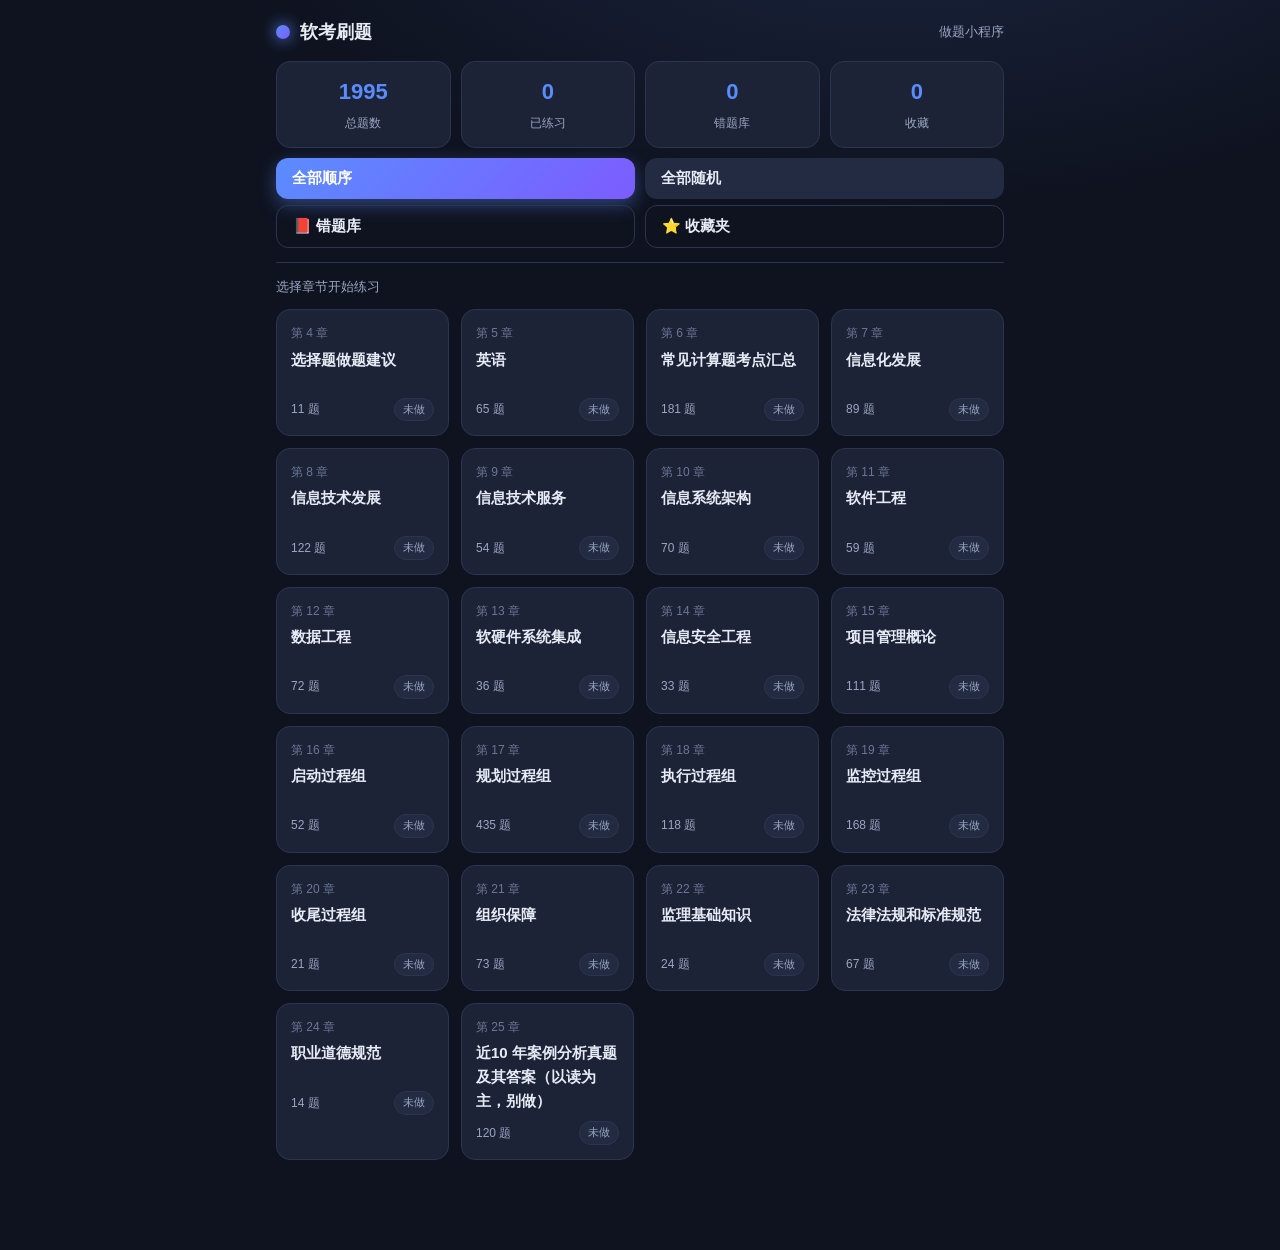
<file: quiz/index.html>
<!DOCTYPE html>
<html lang="zh-CN">
<head>
<meta charset="UTF-8" />
<meta name="viewport" content="width=device-width, initial-scale=1, maximum-scale=1, user-scalable=no" />
<title>软考做题小程序</title>
<link rel="stylesheet" href="styles.css" />
</head>
<body>
<div class="app">

  <!-- 首页 -->
  <section id="home" class="screen active">
    <div class="topbar">
      <div class="brand"><span class="dot"></span> 软考刷题</div>
      <div class="sub" id="srcName">做题小程序</div>
    </div>

    <div class="stat">
      <div class="box"><b id="stTotal">0</b><span>总题数</span></div>
      <div class="box"><b id="stDone">0</b><span>已练习</span></div>
      <div class="box"><b id="stWrong">0</b><span>错题库</span></div>
      <div class="box"><b id="stFav">0</b><span>收藏</span></div>
    </div>

    <div class="row" style="margin-bottom:6px">
      <button class="btn primary" id="allSeq" style="flex:1">全部顺序</button>
      <button class="btn" id="allRand" style="flex:1">全部随机</button>
    </div>
    <div class="row">
      <button class="btn ghost" id="openWrong" style="flex:1">📕 错题库</button>
      <button class="btn ghost" id="openFav" style="flex:1">⭐ 收藏夹</button>
    </div>

    <div class="hr"></div>
    <div class="sub" style="margin-bottom:2px">选择章节开始练习</div>
    <div class="grid" id="chapterGrid"></div>
  </section>

  <!-- 章节详情 -->
  <section id="chapter" class="screen">
    <div class="topbar">
      <button class="btn ghost sm" id="chBack">← 返回</button>
    </div>
    <div class="card">
      <div class="brand" id="chTitle" style="font-size:17px"></div>
      <div class="sub" id="chInfo" style="margin:6px 0 10px"></div>
      <div id="chBtns"></div>
    </div>
  </section>

  <!-- 做题 -->
  <section id="practice" class="screen">
    <div class="topbar">
      <button class="btn ghost sm" id="exitBtn">← 退出</button>
      <div class="sub" id="ptitle"></div>
      <div class="sub" id="pcount"></div>
    </div>
    <div class="progress" id="pbar"><i></i></div>
    <div id="qcard"></div>
  </section>

  <!-- 列表（错题库/收藏夹）-->
  <section id="list" class="screen">
    <div class="topbar">
      <button class="btn ghost sm" id="listBack">← 返回</button>
      <div class="brand" id="listTitle" style="font-size:17px"></div>
    </div>
    <button class="btn primary" id="listStart" style="width:100%;margin-bottom:12px"></button>
    <div id="listItems"></div>
  </section>

  <!-- 做题底部导航 -->
  <div class="footbar" id="footbar" style="display:none">
    <button class="btn ghost" id="prevBtn">← 上一题</button>
    <button class="btn primary" id="nextBtn">下一题 →</button>
  </div>
  <div class="toast" id="toast"></div>
</div>

<script src="bank.js"></script>
<script src="app.js"></script>
</body>
</html>
</file>
<file: quiz/styles.css>
:root{
  --bg:#0f1320; --bg2:#161c2c; --card:#1c2336; --card2:#222b42;
  --line:#2c3550; --txt:#e6ebf5; --sub:#9aa6c2; --muted:#6b7796;
  --brand:#5b8cff; --brand2:#7c5cff; --green:#36d399; --red:#f87272;
  --gold:#ffce5c; --shadow:0 8px 30px rgba(0,0,0,.35);
  --radius:16px;
}
*{box-sizing:border-box;-webkit-tap-highlight-color:transparent}
html,body{margin:0;padding:0}
body{
  font-family:-apple-system,BlinkMacSystemFont,"Segoe UI","PingFang SC","Microsoft YaHei",sans-serif;
  background:radial-gradient(1200px 600px at 70% -10%, #1b2540 0%, var(--bg) 55%);
  color:var(--txt); min-height:100vh; line-height:1.6;
}
.app{max-width:760px;margin:0 auto;padding:18px 16px 90px}
.topbar{display:flex;align-items:center;justify-content:space-between;gap:10px;margin-bottom:14px}
.brand{display:flex;align-items:center;gap:10px;font-weight:800;font-size:18px}
.brand .dot{width:14px;height:14px;border-radius:50%;background:linear-gradient(135deg,var(--brand),var(--brand2));box-shadow:0 0 16px var(--brand)}
.sub{color:var(--sub);font-size:13px}
.btn{
  border:none;cursor:pointer;border-radius:12px;padding:11px 16px;font-size:15px;font-weight:600;
  background:var(--card2);color:var(--txt);transition:.15s;display:inline-flex;align-items:center;gap:8px;
}
.btn:active{transform:scale(.97)}
.btn.primary{background:linear-gradient(135deg,var(--brand),var(--brand2));color:#fff;box-shadow:0 6px 18px rgba(91,140,255,.4)}
.btn.ghost{background:transparent;border:1px solid var(--line)}
.btn.sm{padding:8px 12px;font-size:13px;border-radius:10px}
.btn.danger{background:rgba(248,114,114,.14);color:var(--red);border:1px solid #50343a}
.btn.danger:active{transform:scale(.97)}
.btn:disabled{opacity:.45;cursor:not-allowed}
.card{background:var(--card);border:1px solid var(--line);border-radius:var(--radius);padding:16px;box-shadow:var(--shadow)}
.row{display:flex;gap:10px;flex-wrap:wrap}
.grid{display:grid;grid-template-columns:repeat(auto-fill,minmax(150px,1fr));gap:12px;margin-top:12px}
.ch{
  background:var(--card);border:1px solid var(--line);border-radius:14px;padding:14px;cursor:pointer;transition:.15s;position:relative;overflow:hidden;
}
.ch:hover{border-color:var(--brand);transform:translateY(-2px)}
.ch .num{font-size:12px;color:var(--muted)}
.ch .name{font-weight:700;margin:4px 0 8px;font-size:15px;min-height:42px}
.ch .meta{display:flex;justify-content:space-between;align-items:center;font-size:12px;color:var(--sub)}
.tag{font-size:11px;padding:2px 8px;border-radius:999px;background:var(--card2);color:var(--sub);border:1px solid var(--line)}
.tag.warn{color:var(--red);border-color:#50343a}
.stat{display:flex;gap:10px;margin:10px 0}
.stat .box{flex:1;background:var(--card);border:1px solid var(--line);border-radius:14px;padding:12px;text-align:center}
.stat .box b{display:block;font-size:22px;color:var(--brand)}
.stat .box span{font-size:12px;color:var(--sub)}
.screen{display:none}
.screen.active{display:block;animation:fade .2s ease}
@keyframes fade{from{opacity:0;transform:translateY(6px)}to{opacity:1;transform:none}}

/* practice */
.qhead{display:flex;align-items:center;justify-content:space-between;margin-bottom:10px;gap:8px}
.badge{font-size:12px;padding:3px 10px;border-radius:999px;font-weight:700}
.badge.single{background:rgba(91,140,255,.15);color:var(--brand)}
.badge.calc{background:rgba(255,206,92,.15);color:var(--gold)}
.badge.case{background:rgba(124,92,255,.18);color:#b9a4ff}
.progress{height:8px;background:var(--card2);border-radius:999px;overflow:hidden;margin:6px 0 14px}
.progress>i{display:block;height:100%;background:linear-gradient(90deg,var(--brand),var(--brand2));width:0;transition:.25s}
.stem{white-space:pre-wrap;font-size:16px;background:var(--bg2);border:1px solid var(--line);border-radius:12px;padding:14px;margin:10px 0;max-height:46vh;overflow:auto}
.opts{display:flex;flex-direction:column;gap:10px;margin:10px 0}
.opt{
  display:flex;gap:12px;align-items:flex-start;padding:13px 14px;border-radius:12px;background:var(--card2);
  border:1px solid var(--line);cursor:pointer;transition:.15s;font-size:15px;
}
.opt:hover{border-color:var(--brand)}
.opt .k{flex:0 0 26px;height:26px;border-radius:8px;background:var(--bg2);display:flex;align-items:center;justify-content:center;font-weight:800;color:var(--sub)}
.opt.correct{border-color:var(--green);background:rgba(54,211,153,.12)}
.opt.correct .k{background:var(--green);color:#06281c}
.opt.wrong{border-color:var(--red);background:rgba(248,114,114,.12)}
.opt.wrong .k{background:var(--red);color:#2c0d0d}
.opt.dim{opacity:.55}
.analysis{white-space:pre-wrap;background:rgba(124,92,255,.08);border:1px solid #34305c;border-left:3px solid var(--brand2);border-radius:10px;padding:12px;margin-top:12px;font-size:14px;color:var(--sub)}
.answerbox{white-space:pre-wrap;background:rgba(54,211,153,.08);border:1px solid #2c4a3c;border-left:3px solid var(--green);border-radius:10px;padding:12px;margin-top:12px;font-size:15px}
.footbar{position:fixed;left:0;right:0;bottom:0;background:rgba(15,19,32,.92);backdrop-filter:blur(8px);border-top:1px solid var(--line);padding:10px 14px;display:flex;gap:10px;justify-content:center;z-index:20}
.footbar .btn{flex:1;max-width:200px;justify-content:center}
.icon{font-size:18px;line-height:1}
.star{position:absolute;top:10px;right:10px;font-size:18px;color:var(--muted)}
.star.on{color:var(--gold)}
.empty{text-align:center;color:var(--muted);padding:40px 0}
.listitem{display:flex;align-items:center;gap:10px;padding:12px 14px;border:1px solid var(--line);border-radius:12px;background:var(--card);margin-bottom:10px;cursor:pointer}
.listitem .t{font-size:14px;flex:1;overflow:hidden;text-overflow:ellipsis;white-space:nowrap}
.listitem .c{font-size:12px;color:var(--sub);flex:0 0 auto}
.summary{text-align:center;padding:10px 0}
.summary .big{font-size:40px;font-weight:800}
.toast{position:fixed;bottom:80px;left:50%;transform:translateX(-50%);background:var(--card2);border:1px solid var(--line);padding:10px 18px;border-radius:999px;font-size:14px;opacity:0;transition:.25s;z-index:50;pointer-events:none}
.toast.show{opacity:1}
.seg{display:flex;gap:6px;background:var(--card2);border:1px solid var(--line);border-radius:12px;padding:4px}
.seg button{flex:1;border:none;background:transparent;color:var(--sub);padding:8px;border-radius:9px;font-weight:600;cursor:pointer;font-size:13px}
.seg button.on{background:var(--brand);color:#fff}
.muted{color:var(--muted);font-size:13px}
.hr{height:1px;background:var(--line);margin:14px 0}
.typefilter{display:flex;gap:8px;margin:10px 0;flex-wrap:wrap}
.chip{font-size:12px;padding:6px 12px;border-radius:999px;border:1px solid var(--line);background:var(--card2);color:var(--sub);cursor:pointer}
.chip.on{background:var(--brand);color:#fff;border-color:var(--brand)}
</file>
